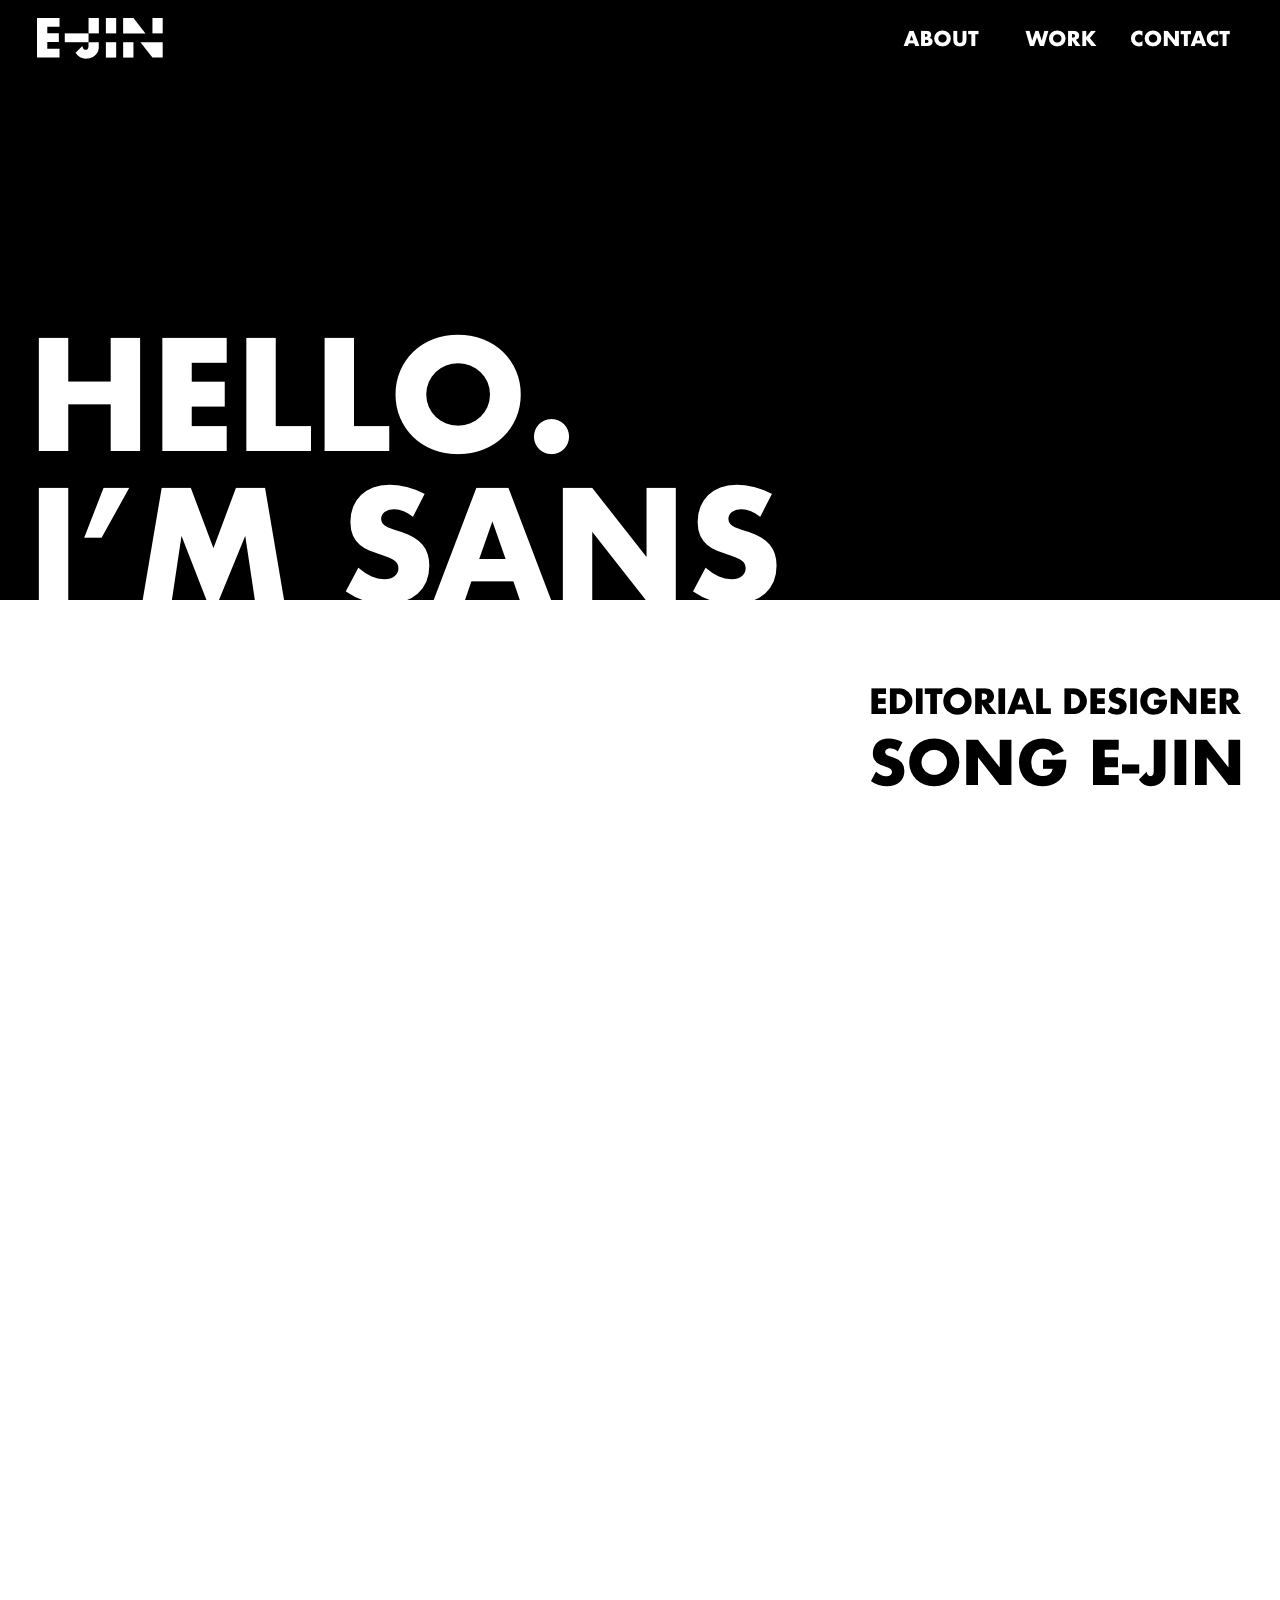
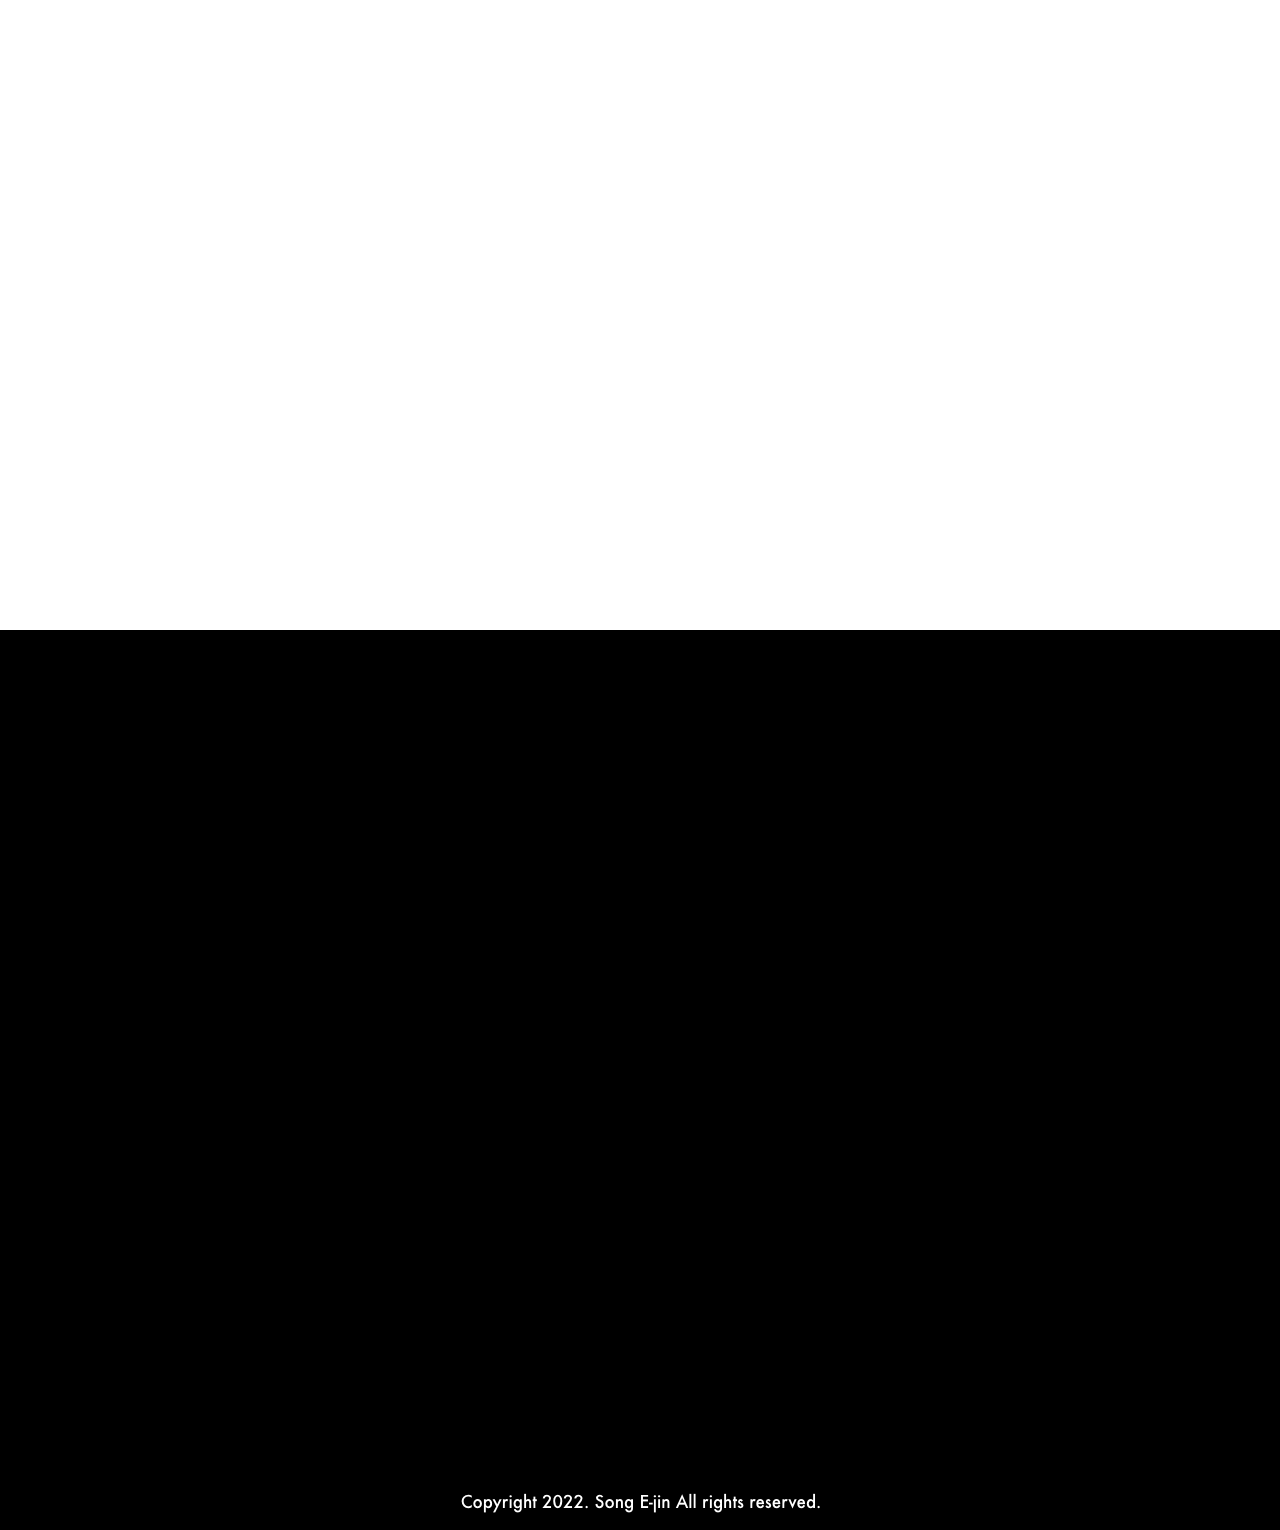
<file: index.html>
<!DOCTYPE html>
<html lang="ko" dir="ltr">
  <head>
    <meta charset="utf-8">
    <title>Song E-Jin</title>
    <link rel="stylesheet" href="master1.css">
    <link rel="stylesheet" href="aos.css">
    <link rel="shortcut icon" href="favicon/favicon.ico">
    <link rel="apple-touch-icon" sizes="57x57" href="/apple-icon-57x57.png">
    <link rel="apple-touch-icon" sizes="60x60" href="/apple-icon-60x60.png">
    <link rel="apple-touch-icon" sizes="72x72" href="/apple-icon-72x72.png">
    <link rel="apple-touch-icon" sizes="76x76" href="/apple-icon-76x76.png">
    <link rel="apple-touch-icon" sizes="114x114" href="/apple-icon-114x114.png">
    <link rel="apple-touch-icon" sizes="120x120" href="/apple-icon-120x120.png">
    <link rel="apple-touch-icon" sizes="144x144" href="/apple-icon-144x144.png">
    <link rel="apple-touch-icon" sizes="152x152" href="/apple-icon-152x152.png">
    <link rel="apple-touch-icon" sizes="180x180" href="/apple-icon-180x180.png">
    <link rel="icon" type="image/png" sizes="192x192"  href="/android-icon-192x192.png">
    <link rel="icon" type="image/png" sizes="32x32" href="/favicon-32x32.png">
    <link rel="icon" type="image/png" sizes="96x96" href="/favicon-96x96.png">
    <link rel="icon" type="image/png" sizes="16x16" href="/favicon-16x16.png">
    <link rel="manifest" href="/manifest.json">
    <meta name="msapplication-TileColor" content="#ffffff">
    <meta name="msapplication-TileImage" content="/ms-icon-144x144.png">
    <meta name="theme-color" content="#ffffff">

    <meta property="og:type" content="website">
    <meta property="og:title" content="Song E-Jin Portfolio">
    <meta property="og:description" content="디자이너 송이진 포트폴리오 웹사이트">
    <meta property="og:url" content="https://songejin.github.io/portfolio/">
    <meta property="og:image" content="og.png">


  </head>
  <body>
    <header>
      <ul>
      <li class="menu1"><a href="index.html"><img src="main/logo.png" alt="logo"></a></li>
      <li class="menu2"></li>
      <li class="menu3"><a href="#mainabout"class="scroll"><img src="main/about.png" alt="logo"></a></li>
      <li class="menu3"><a href="work.html"><img src="main/work.png" alt="logo"></a></li>
      <li class="menu3"><a href="contact.html"><img src="main/contact.png" alt="logo"></a></li>
      </ul>
    </header>
    <section>
      <div class="index">
        <div class="main">
          <img src="main/hello.png"
          data-aos="fade-up"
          data-aos-duration="500" alt="">
        </div>
      </div>
      <div id="mainabout"></div>
      <div class="about0">
        <div class="edit">
          <img src="main/designer.png"
          data-aos="fade-down"
          data-aos-easing="linear"
          data-aos-duration="500" alt="">
        </div>
        <div class="songejin">
          <img src="main/songejin.png"
          data-aos="fade-down"
          data-aos-easing="linear"
          data-aos-duration="500" alt="">
        </div>
      </div>

      <div class="about">
        <div class="info">
          <img src="main/aboutinfo.png"
          data-aos="fade-down"
          data-aos-easing="linear"
          data-aos-duration="500" alt="">
        </div>
      </div>

      <div class="interview">
          <iframe width="1200" height="675" src="https://www.youtube.com/embed/vP_igg8Qyk0" title="YouTube video player" frameborder="0" allow="accelerometer; autoplay; clipboard-write; encrypted-media; gyroscope; picture-in-picture" allowfullscreen></iframe>
      </div>

      <div class="fin">
        <div class="copy">
          <img src="main/copyright.png" alt="">
        </div>
      </div>
    </section>

    <footer>

    </footer>
    <!---AOS스크립트--->
      <script src="aos.js"></script>
      <script>
        AOS.init({
          easing: 'ease-in-out-sine'
        });
        </script>
        <!---AOS스크립트--->

    <script>
    jQuery(document).ready(function($) {

        $(".scroll").click(function(event){
                event.preventDefault();
                $('html,body').animate({scrollTop:$(this.hash).offset().top}, 50);
        });
      });
    </script>
  </body>

</html>
</file>
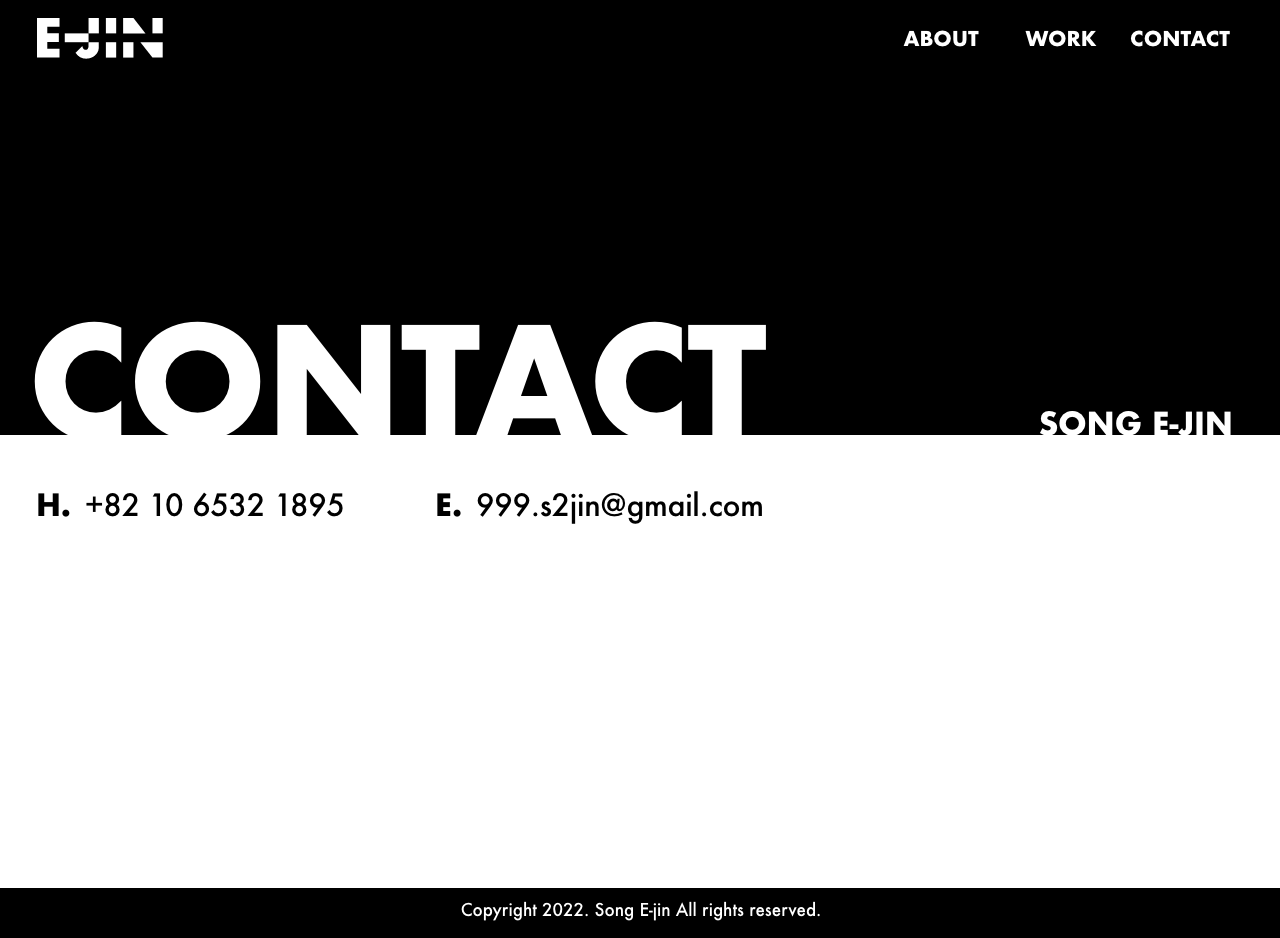
<file: contact.html>
<!DOCTYPE html>
<html lang="ko" dir="ltr">
  <head>
    <meta charset="utf-8">
    <title>Song E-Jin</title>
    <link rel="stylesheet" href="master3.css">
    <link rel="stylesheet" href="aos.css">
    <link rel="shortcut icon" href="favicon/favicon.ico">
    <link rel="apple-touch-icon" sizes="57x57" href="/apple-icon-57x57.png">
    <link rel="apple-touch-icon" sizes="60x60" href="/apple-icon-60x60.png">
    <link rel="apple-touch-icon" sizes="72x72" href="/apple-icon-72x72.png">
    <link rel="apple-touch-icon" sizes="76x76" href="/apple-icon-76x76.png">
    <link rel="apple-touch-icon" sizes="114x114" href="/apple-icon-114x114.png">
    <link rel="apple-touch-icon" sizes="120x120" href="/apple-icon-120x120.png">
    <link rel="apple-touch-icon" sizes="144x144" href="/apple-icon-144x144.png">
    <link rel="apple-touch-icon" sizes="152x152" href="/apple-icon-152x152.png">
    <link rel="apple-touch-icon" sizes="180x180" href="/apple-icon-180x180.png">
    <link rel="icon" type="image/png" sizes="192x192"  href="/android-icon-192x192.png">
    <link rel="icon" type="image/png" sizes="32x32" href="/favicon-32x32.png">
    <link rel="icon" type="image/png" sizes="96x96" href="/favicon-96x96.png">
    <link rel="icon" type="image/png" sizes="16x16" href="/favicon-16x16.png">
    <link rel="manifest" href="/manifest.json">
    <meta name="msapplication-TileColor" content="#ffffff">
    <meta name="msapplication-TileImage" content="/ms-icon-144x144.png">
    <meta name="theme-color" content="#ffffff">

    <meta property="og:type" content="website">
    <meta property="og:title" content="Song E-Jin Portfolio">
    <meta property="og:description" content="디자이너 송이진 포트폴리오 웹사이트">
    <meta property="og:url" content="https://songejin.github.io/portfolio/">
    <meta name="twitter:card" content="summary"/>
    <meta name="twitter:image" content="og.png"/>
    <meta name="twitter:title" content="Song E-Jin Portfolio" />
    <meta name="twitter:description" content="디자이너 송이진 포트폴리오 웹사이트" />
    <meta name="twitter:url" content="https://songejin.github.io/portfolio/" />

  </head>
  <body>
    <header>
      <ul>
      <li class="menu1"><a href="index.html"><img src="main/logo.png" alt="logo"></a></li>
      <li class="menu2"></li>
      <li class="menu3"><a href="index.html"><img src="main/about.png" alt="logo"></a></li>
      <li class="menu3"><a href="work.html"><img src="main/work.png" alt="logo"></a></li>
      <li class="menu3"><a href="contact.html"><img src="main/contact.png" alt="logo"></a></li>
      </ul>
    </header>
    <div class="main">
      <div class="contact">
        <img src="contact/contact.png"
        data-aos="fade-up"
        data-aos-duration="500" alt="">
      </div>
      <div class="songejin">
        <img src="contact/songejin.png"
        data-aos="fade-up"
        data-aos-duration="500" alt="">
      </div>
    </div>
    <div class="info">
      <div class="text">
        <img src="contact/coninfo.png" alt="">
      </div>
    </div>
    <div class="fin">
      <div class="copy">
        <img src="main/copyright.png" alt="">
      </div>
    </div>

    <!---AOS스크립트--->
    <script src="aos.js"></script>
    <script>
      AOS.init({
        easing: 'ease-in-out-sine'
      });
    </script>
    <!---AOS스크립트--->
    <script>
    jQuery(document).ready(function($) {

        $(".scroll").click(function(event){
                event.preventDefault();
                $('html,body').animate({scrollTop:$(this.hash).offset().top}, 50);
        });
      });
    </script>
  </body>
</html>
</file>
<file: master1.css>
*{
  margin: 0;
  padding: 0;
  text-decoration: none;
  list-style: none;
}

header{
  z-index: 1000;
  position: fixed;
  width: 100%;
  height: 80px;
  background-color: black;
  display: flex;
  justify-content: center;
  opacity: 100%;
}
header ul{
  border: 0px solid white;
  width: 1200px;
  height: 80px;
  display: flex;
  justify-content: center;
}
header ul li{
  border: 0px solid yellow;
  display: flex;
  justify-content: center;
  align-items: center;
}

.menu1{width: 120px;}
.menu2{width: 725px;}
.menu3{width: 120px;}

.index{
  background-image: url('main/titlebg.png');
  display: flex;
  justify-content: center;
  align-items: center;
  width: 100%;
  height: 600px;
}
.main{
  border: 0px solid yellow;
  position: relative;
  width: 756px;
  height: 345px;
  right: 235px;
  top: 167px;
}

.about0{
  background-color: white;
  display: flex;
  justify-content: center;
  align-items: center;
  width: 100%;
  height: 200px;
}
.edit{
  border: 0px solid red;
  position: relative;
  width: 377px;
  height: 43px;
  left: 605px;
}
.songejin{
  border: 0px solid red;
  position: relative;
  width: 377px;
  height: 75px;
  left: 228px;
  top: 60px;
}

.about{
  background-color: white;
  display: flex;
  justify-content: center;
  align-items: center;
  width: 100%;
  height: 1430px;
}
.info{
  border: 0px solid red;
  position: relative;
  justify-content: center;
  top: 10px;
}

.interview{
  background-color: black;
  display: flex;
  justify-content: center;
  align-items: center;
  width: 100%;
  height: 850px;
}

.fin{
  background-color: black;
  width: 100%;
  height: 50px;
  display: flex;
  justify-content: center;
}
.copy{
  border: 0px solid red;
  position: relative;
  width: 360px;
  height: 22px;
  top: 10px;
}

html{
  scroll-behavior: smooth;
}
</file>
<file: master3.css>
*{
  margin: 0;
  padding: 0;
  text-decoration: none;
  list-style: none;
}

header{
  z-index: 1000;
  position: fixed;
  width: 100%;
  height: 80px;
  background-color: black;
  display: flex;
  justify-content: center;
  opacity: 100%;
}
header ul{
  border: 0px solid white;
  width: 1200px;
  height: 80px;
  display: flex;
  justify-content: center;
}
header ul li{
  border: 0px solid yellow;
  display: flex;
  justify-content: center;
  align-items: center;
}

.menu1{width: 120px;}
.menu2{width: 725px;}
.menu3{width: 120px;}


.main{
  background-color: black;
  width: 100%;
  height: 435px;
  display: flex;
  justify-content: center;
}
.contact{
  border: 0px solid yellow;
  position: relative;
  width: 740px;
  height: 195px;
  right: 145px;
  top: 282px;
}
.songejin{
  border: 0px solid yellow;
  position: relative;
  width: 195px;
  height: 40px;
  left: 125px;
  top: 403px;
}

.info{
  background-color: white;
  display: flex;
  justify-content: center;
  width: 100%;
  height: 453px;
}
.text{
  border: 0px solid red;
  position: relative;
  justify-content: center;
  top: 50px;
  right: 240px;
}

.fin{
  background-color: black;
  width: 100%;
  height: 50px;
  display: flex;
  justify-content: center;
}
.copy{
  border: 0px solid red;
  position: relative;
  width: 360px;
  height: 22px;
  top: 10px;
}

html{
  scroll-behavior: smooth;
}
</file>
